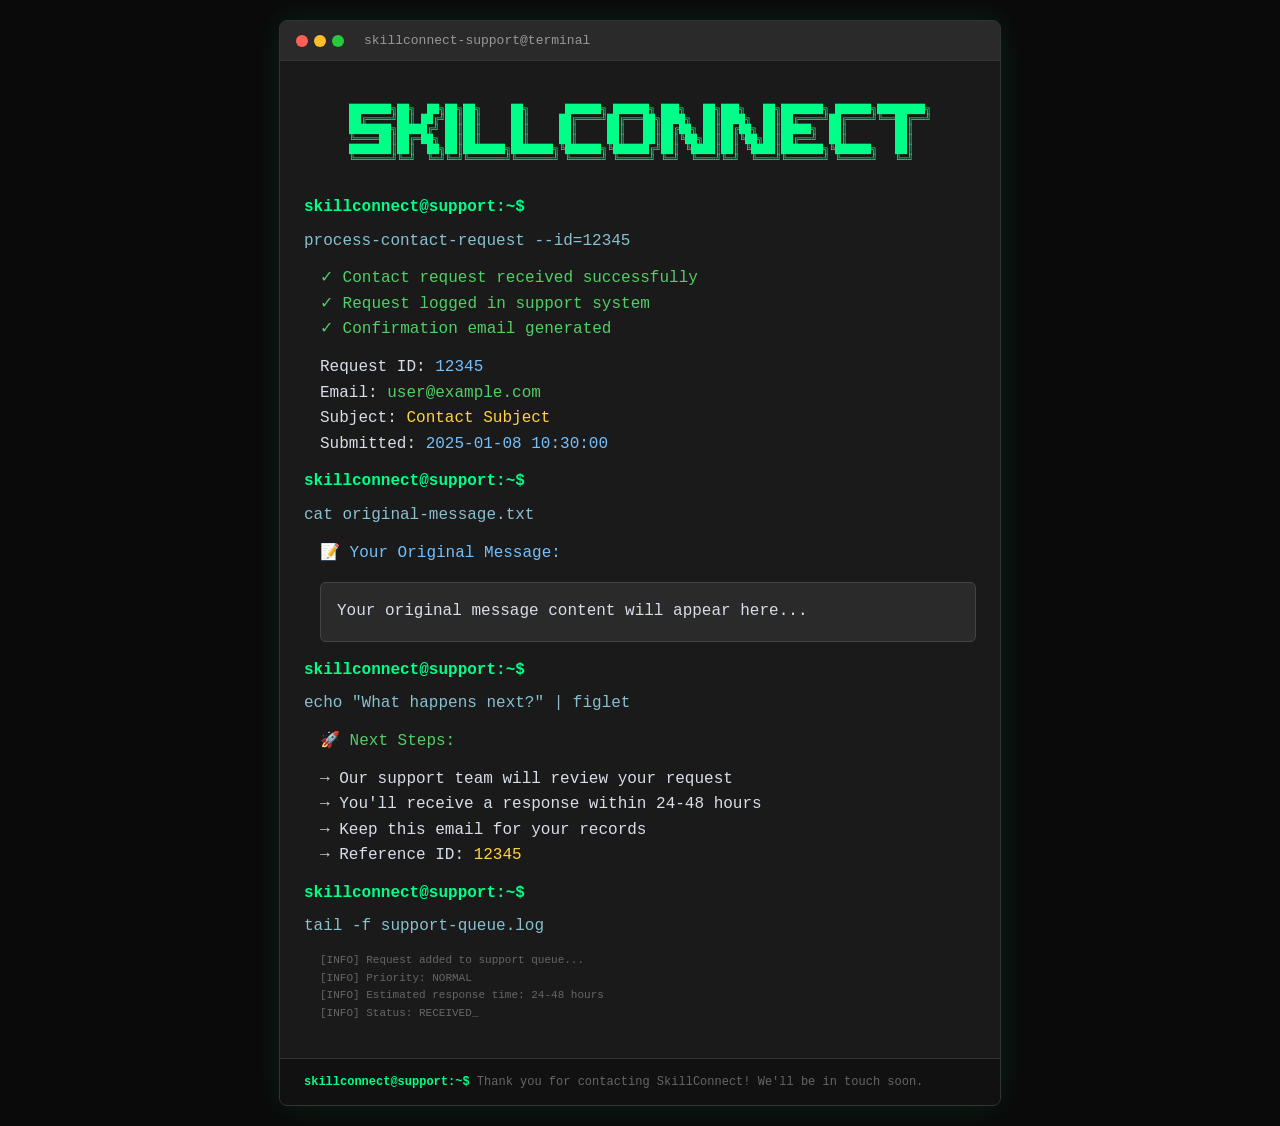
<file: backend/src/main/resources/templates/email/contact-confirmation-email.html>
<!DOCTYPE html>
<html lang="en">
<head>
    <meta charset="UTF-8" xmlns:th="http://www.thymeleaf.org">
    <meta content="width=device-width, initial-scale=1.0" name="viewport">
    <title>Contact Request Received - SkillConnect</title>
    <style>
        body {
            margin: 0;
            padding: 20px;
            font-family: 'SF Pro Display', -apple-system, BlinkMacSystemFont, sans-serif;
            background: #0a0a0a;
            color: #ffffff;
            min-height: 100vh;
        }

        .terminal {
            max-width: 720px;
            margin: 0 auto;
            background: #1a1a1a;
            border-radius: 8px;
            border: 1px solid #333;
            box-shadow: 0 0 30px rgba(0, 255, 136, 0.1);
            overflow: hidden;
            font-family: 'SF Mono', Monaco, 'Cascadia Code', monospace;
        }

        .terminal-header {
            background: #2a2a2a;
            padding: 12px 16px;
            border-bottom: 1px solid #333;
            display: flex;
            align-items: center;
            gap: 8px;
        }

        .terminal-dots {
            display: flex;
            gap: 6px;
        }

        .dot {
            width: 12px;
            height: 12px;
            border-radius: 50%;
        }

        .dot.red {
            background: #ff5f56;
        }

        .dot.yellow {
            background: #ffbd2e;
        }

        .dot.green {
            background: #27ca3f;
        }

        .terminal-title {
            margin-left: 12px;
            font-size: 13px;
            color: #999;
        }

        .terminal-body {
            padding: 24px;
            line-height: 1.6;
        }

        .prompt {
            color: #00ff88;
            font-weight: 600;
        }

        .command {
            color: #88c0d0;
            margin: 8px 0;
        }

        .output {
            color: #d8dee9;
            margin: 12px 0;
            padding-left: 16px;
        }

        .success {
            color: #51cf66;
            font-weight: 500;
        }

        .info {
            color: #74c0fc;
            font-weight: 500;
        }

        .warning {
            color: #ffd43b;
            font-weight: 500;
        }

        .message-box {
            background: #2a2a2a;
            border: 1px solid #444;
            border-radius: 6px;
            padding: 16px;
            margin: 16px 0;
            color: #d8dee9;
        }

        .contact-link {
            display: inline-block;
            background: linear-gradient(45deg, #00ff88, #00d4ff);
            color: #000;
            text-decoration: none;
            padding: 12px 24px;
            border-radius: 6px;
            font-weight: 700;
            margin: 16px 0;
            transition: all 0.3s ease;
            font-family: inherit;
        }

        .contact-link:hover {
            transform: scale(1.05);
            box-shadow: 0 0 20px rgba(0, 255, 136, 0.3);
        }

        .ascii-art {
            color: #00ff88;
            font-size: 10px;
            line-height: 1;
            margin: 20px 0;
            text-align: center;
            white-space: pre;
        }

        .blink {
            animation: blink 1s infinite;
        }

        @keyframes blink {
            0%, 50% {
                opacity: 1;
            }
            51%, 100% {
                opacity: 0;
            }
        }

        .footer-terminal {
            background: #111;
            padding: 16px 24px;
            border-top: 1px solid #333;
            font-size: 12px;
            color: #666;
        }

        @media (max-width: 640px) {
            body {
                padding: 10px;
            }

            .terminal-body {
                padding: 16px;
            }

            .ascii-art {
                font-size: 8px;
            }
        }
    </style>
</head>
<body>
<div class="terminal">
    <div class="terminal-header">
        <div class="terminal-dots">
            <div class="dot red"></div>
            <div class="dot yellow"></div>
            <div class="dot green"></div>
        </div>
        <div class="terminal-title">skillconnect-support@terminal</div>
    </div>

    <div class="terminal-body">
        <pre class="ascii-art">
███████╗██╗  ██╗██╗██╗     ██╗      ██████╗ ██████╗ ███╗   ██╗███╗   ██╗███████╗ ██████╗████████╗
██╔════╝██║ ██╔╝██║██║     ██║     ██╔════╝██╔═══██╗████╗  ██║████╗  ██║██╔════╝██╔════╝╚══██╔══╝
███████╗█████╔╝ ██║██║     ██║     ██║     ██║   ██║██╔██╗ ██║██╔██╗ ██║█████╗  ██║        ██║   
╚════██║██╔═██╗ ██║██║     ██║     ██║     ██║   ██║██║╚██╗██║██║╚██╗██║██╔══╝  ██║        ██║   
███████║██║  ██╗██║███████╗███████╗╚██████╗╚██████╔╝██║ ╚████║██║ ╚████║███████╗╚██████╗   ██║   
╚══════╝╚═╝  ╚═╝╚═╝╚══════╝╚══════╝ ╚═════╝ ╚═════╝ ╚═╝  ╚═══╝╚═╝  ╚═══╝╚══════╝ ╚═════╝   ╚═╝   
        </pre>

        <div class="prompt">skillconnect@support:~$</div>
        <div class="command">process-contact-request --id=<span th:text="${requestId}">12345</span></div>
        <div class="output">
            <div class="success">✓ Contact request received successfully</div>
            <div class="success">✓ Request logged in support system</div>
            <div class="success">✓ Confirmation email generated</div>
            <div style="margin: 12px 0;">
                Request ID: <span class="info" th:text="${requestId}">12345</span><br>
                Email: <span class="success" th:text="${userEmail}">user@example.com</span><br>
                Subject: <span class="warning" th:text="${subject}">Contact Subject</span><br>
                Submitted: <span class="info" th:text="${submissionDate}">2025-01-08 10:30:00</span>
            </div>
        </div>

        <div class="prompt">skillconnect@support:~$</div>
        <div class="command">cat original-message.txt</div>
        <div class="output">
            <div class="info">📝 Your Original Message:</div>
            <div class="message-box" th:text="${message}">
                Your original message content will appear here...
            </div>
        </div>

        <div class="prompt">skillconnect@support:~$</div>
        <div class="command">echo "What happens next?" | figlet</div>
        <div class="output">
            <div class="success">🚀 Next Steps:</div>
            <div style="margin: 12px 0; color: #d8dee9;">
                → Our support team will review your request<br>
                → You'll receive a response within 24-48 hours<br>
                → Keep this email for your records<br>
                → Reference ID: <span class="warning" th:text="${requestId}">12345</span>
            </div>
        </div>

        <div class="prompt">skillconnect@support:~$</div>
        <div class="command">tail -f support-queue.log</div>
        <div class="output">
            <div style="color: #666; font-size: 11px;">
                [INFO] Request added to support queue...<br>
                [INFO] Priority: NORMAL<br>
                [INFO] Estimated response time: 24-48 hours<br>
                [INFO] Status: RECEIVED<span class="blink">_</span>
            </div>
        </div>
    </div>

    <div class="footer-terminal">
        <div class="prompt" style="display: inline;">skillconnect@support:~$</div>
        <span style="color: #666;">Thank you for contacting SkillConnect! We'll be in touch soon.</span>
    </div>
</div>
</body>
</html>
</file>
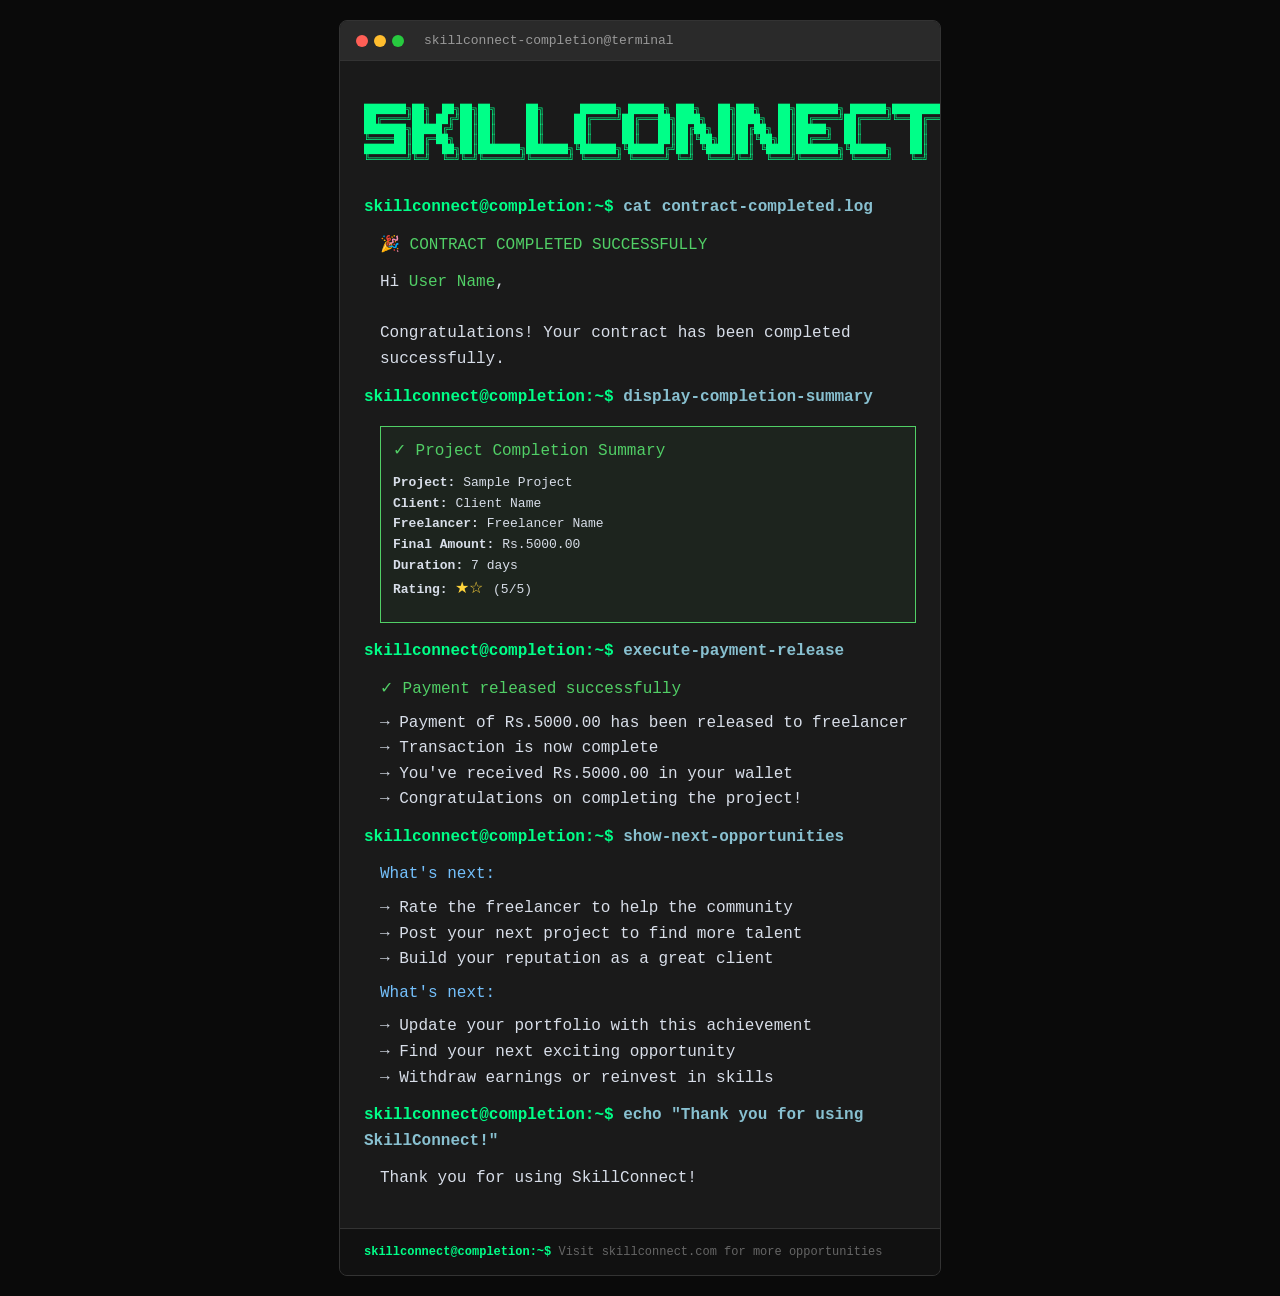
<file: backend/src/main/resources/templates/email/contract-completed-email.html>
<!DOCTYPE html>
<html lang="en">
<head>
    <meta charset="UTF-8" xmlns:th="http://www.thymeleaf.org">
    <meta content="width=device-width, initial-scale=1.0" name="viewport">
    <title>Contract Completed - SkillConnect</title>
    <style>
        body {
            margin: 0;
            padding: 20px;
            font-family: 'SF Pro Display', -apple-system, BlinkMacSystemFont, sans-serif;
            background: #0a0a0a;
            color: #ffffff;
            min-height: 100vh;
        }

        .terminal {
            max-width: 600px;
            margin: 0 auto;
            background: #1a1a1a;
            border-radius: 8px;
            border: 1px solid #333;
            overflow: hidden;
            font-family: 'SF Mono', Monaco, 'Cascadia Code', monospace;
        }

        .terminal-header {
            background: #2a2a2a;
            padding: 12px 16px;
            border-bottom: 1px solid #333;
            display: flex;
            align-items: center;
            gap: 8px;
        }

        .terminal-dots {
            display: flex;
            gap: 6px;
        }

        .dot {
            width: 12px;
            height: 12px;
            border-radius: 50%;
        }

        .dot.red {
            background: #ff5f56;
        }

        .dot.yellow {
            background: #ffbd2e;
        }

        .dot.green {
            background: #27ca3f;
        }

        .terminal-title {
            margin-left: 12px;
            font-size: 13px;
            color: #999;
        }

        .terminal-body {
            padding: 24px;
            line-height: 1.6;
        }

        .prompt {
            color: #00ff88;
            font-weight: 600;
        }

        .command {
            color: #88c0d0;
            margin: 8px 0;
        }

        .output {
            color: #d8dee9;
            margin: 12px 0;
            padding-left: 16px;
        }

        .success {
            color: #51cf66;
            font-weight: 500;
        }

        .warning {
            color: #ffd43b;
            font-weight: 500;
        }

        .info {
            color: #74c0fc;
            font-weight: 500;
        }

        .completion-box {
            border: 1px solid #51cf66;
            padding: 12px;
            margin: 16px 0;
            background: rgba(81, 207, 102, 0.05);
        }

        .rating-stars {
            color: #ffd43b;
            font-size: 16px;
            margin: 8px 0;
        }

        .ascii-art {
            color: #00ff88;
            font-size: 10px;
            line-height: 1;
            margin: 20px 0;
            text-align: center;
            white-space: pre;
        }

        .footer-terminal {
            background: #111;
            padding: 16px 24px;
            border-top: 1px solid #333;
            font-size: 12px;
            color: #666;
        }

        @media (max-width: 640px) {
            body {
                padding: 10px;
            }

            .terminal-body {
                padding: 16px;
            }

            .ascii-art {
                font-size: 8px;
            }
        }
    </style>
</head>
<body>
<div class="terminal">
    <div class="terminal-header">
        <div class="terminal-dots">
            <div class="dot red"></div>
            <div class="dot yellow"></div>
            <div class="dot green"></div>
        </div>
        <div class="terminal-title">skillconnect-completion@terminal</div>
    </div>

    <div class="terminal-body">
        <pre class="ascii-art">
███████╗██╗  ██╗██╗██╗     ██╗      ██████╗ ██████╗ ███╗   ██╗███╗   ██╗███████╗ ██████╗████████╗
██╔════╝██║ ██╔╝██║██║     ██║     ██╔════╝██╔═══██╗████╗  ██║████╗  ██║██╔════╝██╔════╝╚══██╔══╝
███████╗█████╔╝ ██║██║     ██║     ██║     ██║   ██║██╔██╗ ██║██╔██╗ ██║█████╗  ██║        ██║   
╚════██║██╔═██╗ ██║██║     ██║     ██║     ██║   ██║██║╚██╗██║██║╚██╗██║██╔══╝  ██║        ██║   
███████║██║  ██╗██║███████╗███████╗╚██████╗╚██████╔╝██║ ╚████║██║ ╚████║███████╗╚██████╗   ██║   
╚══════╝╚═╝  ╚═╝╚═╝╚══════╝╚══════╝ ╚═════╝ ╚═════╝ ╚═╝  ╚═══╝╚═╝  ╚═══╝╚══════╝ ╚═════╝   ╚═╝   
        </pre>

        <div class="prompt">skillconnect@completion:~$ <span class="command">cat contract-completed.log</span></div>
        <div class="output">
            <div class="success">🎉 CONTRACT COMPLETED SUCCESSFULLY</div>
            <div style="margin: 12px 0;">
                Hi <span class="success" th:text="${userName}">User Name</span>,<br><br>
                Congratulations! Your contract has been completed successfully.
            </div>
        </div>

        <div class="prompt">skillconnect@completion:~$ <span class="command">display-completion-summary</span></div>
        <div class="output">
            <div class="completion-box">
                <div class="success">✓ Project Completion Summary</div>
                <div style="margin: 8px 0; font-size: 13px;">
                    <strong>Project:</strong> <span th:text="${projectName}">Sample Project</span><br>
                    <strong>Client:</strong> <span th:text="${clientName}">Client Name</span><br>
                    <strong>Freelancer:</strong> <span th:text="${freelancerName}">Freelancer Name</span><br>
                    <strong>Final Amount:</strong> Rs.<span
                        th:text="${#numbers.formatDecimal(bidAmount, 0, 2)}">5000.00</span><br>
                    <strong>Duration:</strong> <span th:text="${contractDuration}">7 days</span><br>
                    <div th:if="${freelancerRating != null}">
                        <strong>Rating:</strong>
                        <span class="rating-stars">
                            <span th:each="star : ${#numbers.sequence(1, freelancerRating)}">★</span><span
                                th:each="star : ${#numbers.sequence(freelancerRating + 1, 5)}">☆</span>
                        </span>
                        (<span th:text="${freelancerRating}">5</span>/5)
                    </div>
                </div>
            </div>
        </div>

        <div class="prompt">skillconnect@completion:~$ <span class="command">execute-payment-release</span></div>
        <div class="output">
            <div class="success">✓ Payment released successfully</div>
            <div style="margin: 8px 0; color: #d8dee9;">
                <div th:if="${userRole == 'CLIENT'}">
                    → Payment of Rs.<span th:text="${#numbers.formatDecimal(bidAmount, 0, 2)}">5000.00</span> has been
                    released to freelancer<br>
                    → Transaction is now complete
                </div>
                <div th:if="${userRole == 'FREELANCER'}">
                    → You've received Rs.<span th:text="${#numbers.formatDecimal(bidAmount, 0, 2)}">5000.00</span> in
                    your wallet<br>
                    → Congratulations on completing the project!
                </div>
            </div>
        </div>

        <div class="prompt">skillconnect@completion:~$ <span class="command">show-next-opportunities</span></div>
        <div class="output">
            <div th:if="${userRole == 'CLIENT'}">
                <div class="info">What's next:</div>
                <div style="margin: 8px 0; color: #d8dee9;">
                    → Rate the freelancer to help the community<br>
                    → Post your next project to find more talent<br>
                    → Build your reputation as a great client
                </div>
            </div>
            <div th:if="${userRole == 'FREELANCER'}">
                <div class="info">What's next:</div>
                <div style="margin: 8px 0; color: #d8dee9;">
                    → Update your portfolio with this achievement<br>
                    → Find your next exciting opportunity<br>
                    → Withdraw earnings or reinvest in skills
                </div>
            </div>
        </div>

        <div class="prompt">skillconnect@completion:~$ <span
                class="command">echo "Thank you for using SkillConnect!"</span></div>
        <div class="output">
            <div style="color: #d8dee9;">
                Thank you for using SkillConnect!
            </div>
        </div>
    </div>

    <div class="footer-terminal">
        <div class="prompt" style="display: inline;">skillconnect@completion:~$</div>
        <span style="color: #666;">Visit <span
                th:text="${frontendUrl}">skillconnect.com</span> for more opportunities</span>
    </div>
</div>
</body>
</html>
</file>
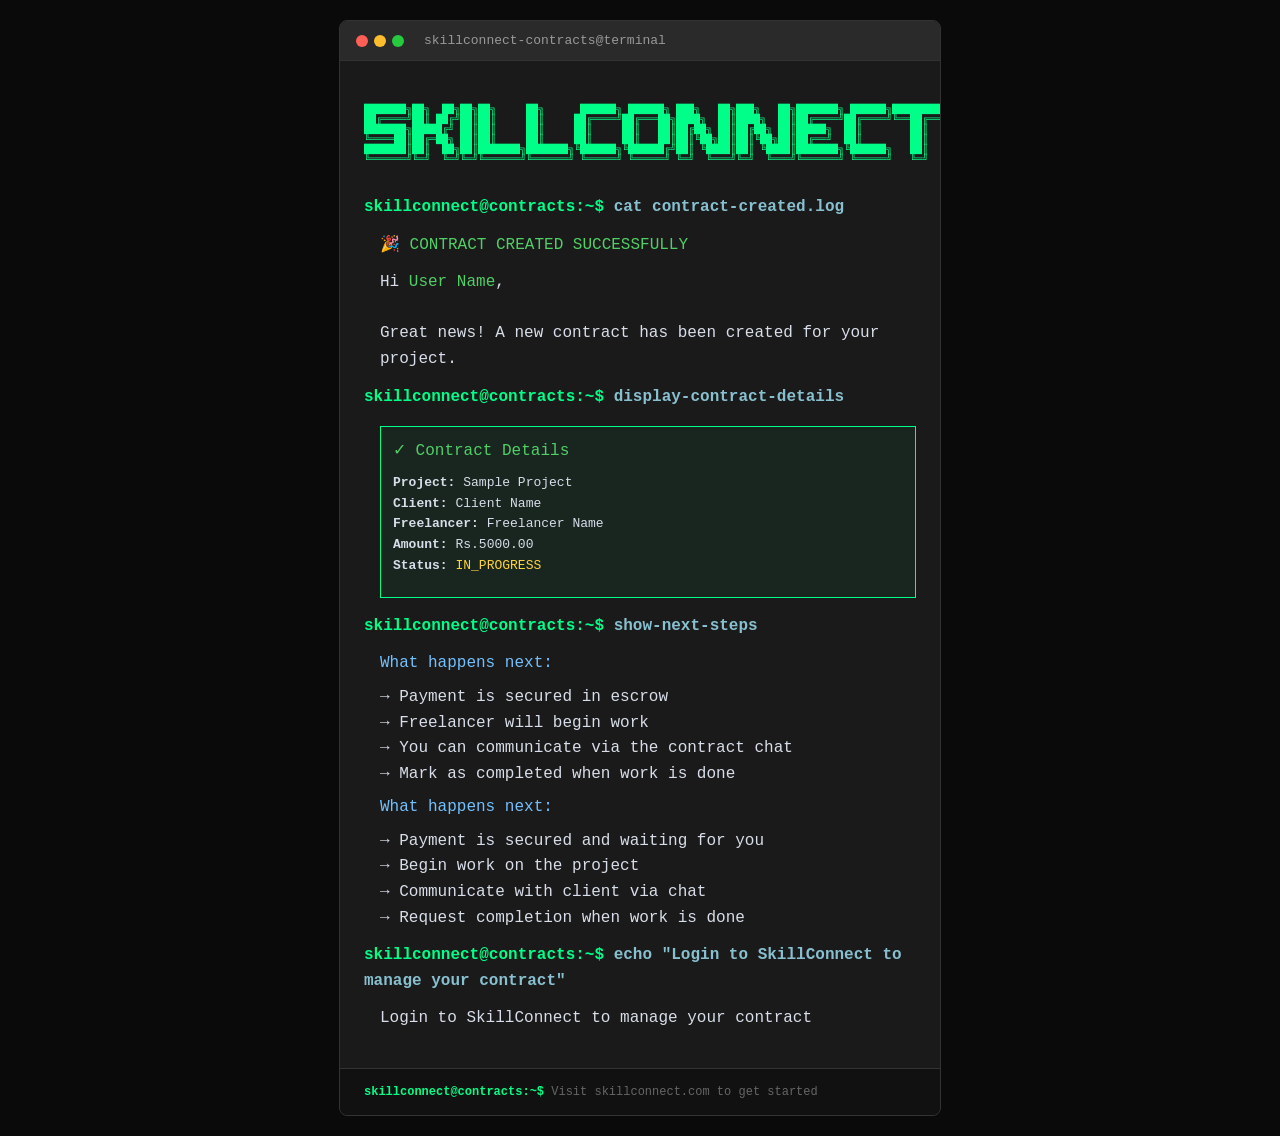
<file: backend/src/main/resources/templates/email/contract-created-email.html>
<!DOCTYPE html>
<html lang="en">
<head>
    <meta charset="UTF-8" xmlns:th="http://www.thymeleaf.org">
    <meta content="width=device-width, initial-scale=1.0" name="viewport">
    <title>Contract Created - SkillConnect</title>
    <style>
        body {
            margin: 0;
            padding: 20px;
            font-family: 'SF Pro Display', -apple-system, BlinkMacSystemFont, sans-serif;
            background: #0a0a0a;
            color: #ffffff;
            min-height: 100vh;
        }

        .terminal {
            max-width: 600px;
            margin: 0 auto;
            background: #1a1a1a;
            border-radius: 8px;
            border: 1px solid #333;
            overflow: hidden;
            font-family: 'SF Mono', Monaco, 'Cascadia Code', monospace;
        }

        .terminal-header {
            background: #2a2a2a;
            padding: 12px 16px;
            border-bottom: 1px solid #333;
            display: flex;
            align-items: center;
            gap: 8px;
        }

        .terminal-dots {
            display: flex;
            gap: 6px;
        }

        .dot {
            width: 12px;
            height: 12px;
            border-radius: 50%;
        }

        .dot.red {
            background: #ff5f56;
        }

        .dot.yellow {
            background: #ffbd2e;
        }

        .dot.green {
            background: #27ca3f;
        }

        .terminal-title {
            margin-left: 12px;
            font-size: 13px;
            color: #999;
        }

        .terminal-body {
            padding: 24px;
            line-height: 1.6;
        }

        .prompt {
            color: #00ff88;
            font-weight: 600;
        }

        .command {
            color: #88c0d0;
            margin: 8px 0;
        }

        .output {
            color: #d8dee9;
            margin: 12px 0;
            padding-left: 16px;
        }

        .success {
            color: #51cf66;
            font-weight: 500;
        }

        .warning {
            color: #ffd43b;
            font-weight: 500;
        }

        .info {
            color: #74c0fc;
            font-weight: 500;
        }

        .contract-box {
            border: 1px solid #00ff88;
            padding: 12px;
            margin: 16px 0;
            background: rgba(0, 255, 136, 0.05);
        }

        .ascii-art {
            color: #00ff88;
            font-size: 10px;
            line-height: 1;
            margin: 20px 0;
            text-align: center;
            white-space: pre;
        }

        .footer-terminal {
            background: #111;
            padding: 16px 24px;
            border-top: 1px solid #333;
            font-size: 12px;
            color: #666;
        }

        @media (max-width: 640px) {
            body {
                padding: 10px;
            }

            .terminal-body {
                padding: 16px;
            }

            .ascii-art {
                font-size: 8px;
            }
        }
    </style>
</head>
<body>
<div class="terminal">
    <div class="terminal-header">
        <div class="terminal-dots">
            <div class="dot red"></div>
            <div class="dot yellow"></div>
            <div class="dot green"></div>
        </div>
        <div class="terminal-title">skillconnect-contracts@terminal</div>
    </div>

    <div class="terminal-body">
        <pre class="ascii-art">
███████╗██╗  ██╗██╗██╗     ██╗      ██████╗ ██████╗ ███╗   ██╗███╗   ██╗███████╗ ██████╗████████╗
██╔════╝██║ ██╔╝██║██║     ██║     ██╔════╝██╔═══██╗████╗  ██║████╗  ██║██╔════╝██╔════╝╚══██╔══╝
███████╗█████╔╝ ██║██║     ██║     ██║     ██║   ██║██╔██╗ ██║██╔██╗ ██║█████╗  ██║        ██║   
╚════██║██╔═██╗ ██║██║     ██║     ██║     ██║   ██║██║╚██╗██║██║╚██╗██║██╔══╝  ██║        ██║   
███████║██║  ██╗██║███████╗███████╗╚██████╗╚██████╔╝██║ ╚████║██║ ╚████║███████╗╚██████╗   ██║   
╚══════╝╚═╝  ╚═╝╚═╝╚══════╝╚══════╝ ╚═════╝ ╚═════╝ ╚═╝  ╚═══╝╚═╝  ╚═══╝╚══════╝ ╚═════╝   ╚═╝   
        </pre>

        <div class="prompt">skillconnect@contracts:~$ <span class="command">cat contract-created.log</span></div>
        <div class="output">
            <div class="success">🎉 CONTRACT CREATED SUCCESSFULLY</div>
            <div style="margin: 12px 0;">
                Hi <span class="success" th:text="${userName}">User Name</span>,<br><br>
                Great news! A new contract has been created for your project.
            </div>
        </div>

        <div class="prompt">skillconnect@contracts:~$ <span class="command">display-contract-details</span></div>
        <div class="output">
            <div class="contract-box">
                <div class="success">✓ Contract Details</div>
                <div style="margin: 8px 0; font-size: 13px;">
                    <strong>Project:</strong> <span th:text="${projectName}">Sample Project</span><br>
                    <strong>Client:</strong> <span th:text="${clientName}">Client Name</span><br>
                    <strong>Freelancer:</strong> <span th:text="${freelancerName}">Freelancer Name</span><br>
                    <strong>Amount:</strong> Rs.<span
                        th:text="${#numbers.formatDecimal(bidAmount, 0, 2)}">5000.00</span><br>
                    <strong>Status:</strong> <span class="warning">IN_PROGRESS</span>
                </div>
            </div>
        </div>

        <div class="prompt">skillconnect@contracts:~$ <span class="command">show-next-steps</span></div>
        <div class="output">
            <div th:if="${userRole == 'CLIENT'}">
                <div class="info">What happens next:</div>
                <div style="margin: 8px 0; color: #d8dee9;">
                    → Payment is secured in escrow<br>
                    → Freelancer will begin work<br>
                    → You can communicate via the contract chat<br>
                    → Mark as completed when work is done
                </div>
            </div>
            <div th:if="${userRole == 'FREELANCER'}">
                <div class="info">What happens next:</div>
                <div style="margin: 8px 0; color: #d8dee9;">
                    → Payment is secured and waiting for you<br>
                    → Begin work on the project<br>
                    → Communicate with client via chat<br>
                    → Request completion when work is done
                </div>
            </div>
        </div>

        <div class="prompt">skillconnect@contracts:~$ <span class="command">echo "Login to SkillConnect to manage your contract"</span>
        </div>
        <div class="output">
            <div style="color: #d8dee9;">
                Login to SkillConnect to manage your contract
            </div>
        </div>
    </div>

    <div class="footer-terminal">
        <div class="prompt" style="display: inline;">skillconnect@contracts:~$</div>
        <span style="color: #666;">Visit <span th:text="${frontendUrl}">skillconnect.com</span> to get started</span>
    </div>
</div>
</body>
</html>
</file>
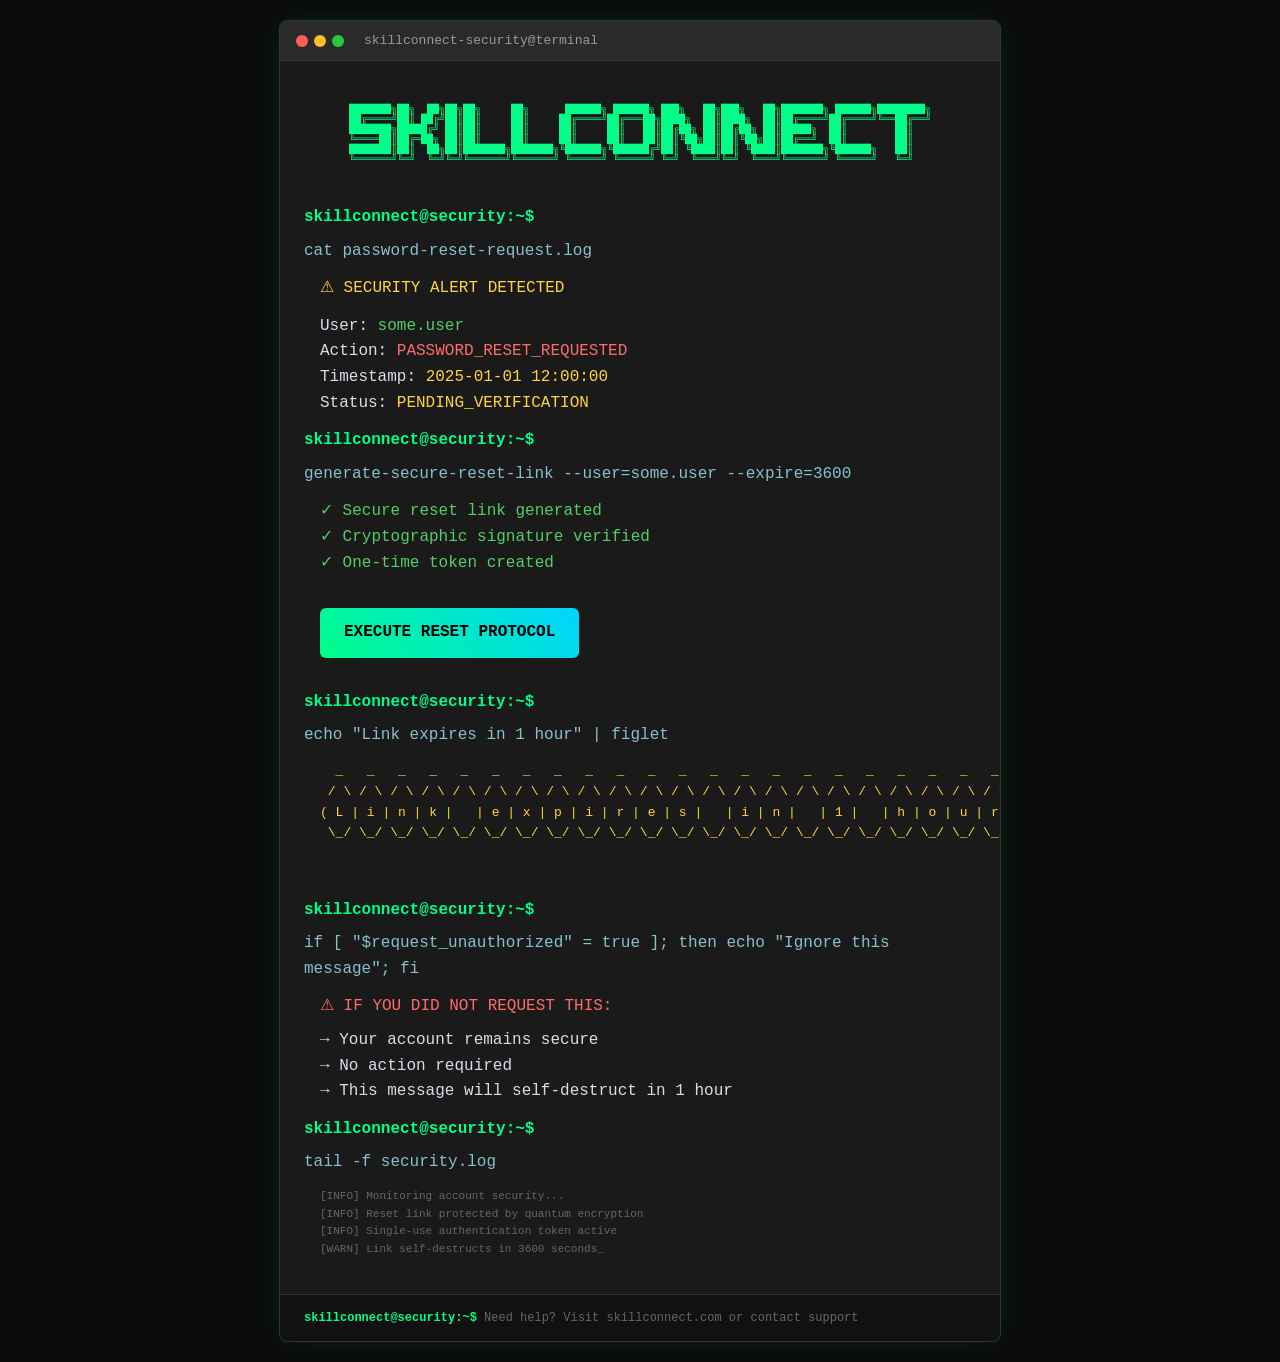
<file: backend/src/main/resources/templates/email/password-reset-email.html>
<!DOCTYPE html>
<html lang="en">
<head>
    <meta charset="UTF-8" xmlns:th="http://www.thymeleaf.org">
    <meta content="width=device-width, initial-scale=1.0" name="viewport">
    <title>Password Reset - SkillConnect</title>
    <style>
        body {
            margin: 0;
            padding: 20px;
            font-family: 'SF Pro Display', -apple-system, BlinkMacSystemFont, sans-serif;
            background: #0a0a0a;
            color: #ffffff;
            min-height: 100vh;
        }

        .terminal {
            max-width: 720px;
            margin: 0 auto;
            background: #1a1a1a;
            border-radius: 8px;
            border: 1px solid #333;
            box-shadow: 0 0 30px rgba(0, 255, 136, 0.1);
            overflow: hidden;
            font-family: 'SF Mono', Monaco, 'Cascadia Code', monospace;
        }

        .terminal-header {
            background: #2a2a2a;
            padding: 12px 16px;
            border-bottom: 1px solid #333;
            display: flex;
            align-items: center;
            gap: 8px;
        }

        .terminal-dots {
            display: flex;
            gap: 6px;
        }

        .dot {
            width: 12px;
            height: 12px;
            border-radius: 50%;
        }

        .dot.red {
            background: #ff5f56;
        }

        .dot.yellow {
            background: #ffbd2e;
        }

        .dot.green {
            background: #27ca3f;
        }

        .terminal-title {
            margin-left: 12px;
            font-size: 13px;
            color: #999;
        }

        .terminal-body {
            padding: 24px;
            line-height: 1.6;
        }

        .prompt {
            color: #00ff88;
            font-weight: 600;
        }

        .command {
            color: #88c0d0;
            margin: 8px 0;
        }

        .output {
            color: #d8dee9;
            margin: 12px 0;
            padding-left: 16px;
        }

        .error {
            color: #ff6b6b;
            font-weight: 500;
        }

        .success {
            color: #51cf66;
            font-weight: 500;
        }

        .warning {
            color: #ffd43b;
            font-weight: 500;
        }

        .reset-link {
            display: inline-block;
            background: linear-gradient(45deg, #00ff88, #00d4ff);
            color: #000;
            text-decoration: none;
            padding: 12px 24px;
            border-radius: 6px;
            font-weight: 700;
            margin: 16px 0;
            transition: all 0.3s ease;
            font-family: inherit;
        }

        .reset-link:hover {
            transform: scale(1.05);
            box-shadow: 0 0 20px rgba(0, 255, 136, 0.3);
        }

        .ascii-art {
            color: #00ff88;
            font-size: 10px;
            line-height: 1;
            margin: 20px 0;
            text-align: center;
            white-space: pre;
        }

        .blink {
            animation: blink 1s infinite;
        }

        @keyframes blink {
            0%, 50% {
                opacity: 1;
            }
            51%, 100% {
                opacity: 0;
            }
        }

        .footer-terminal {
            background: #111;
            padding: 16px 24px;
            border-top: 1px solid #333;
            font-size: 12px;
            color: #666;
        }

        @media (max-width: 640px) {
            body {
                padding: 10px;
            }

            .terminal-body {
                padding: 16px;
            }

            .ascii-art {
                font-size: 8px;
            }
        }
    </style>
</head>
<body>
<div class="terminal">
    <div class="terminal-header">
        <div class="terminal-dots">
            <div class="dot red"></div>
            <div class="dot yellow"></div>
            <div class="dot green"></div>
        </div>
        <div class="terminal-title">skillconnect-security@terminal</div>
    </div>

    <div class="terminal-body">
    <pre class="ascii-art">
███████╗██╗  ██╗██╗██╗     ██╗      ██████╗ ██████╗ ███╗   ██╗███╗   ██╗███████╗ ██████╗████████╗
██╔════╝██║ ██╔╝██║██║     ██║     ██╔════╝██╔═══██╗████╗  ██║████╗  ██║██╔════╝██╔════╝╚══██╔══╝
███████╗█████╔╝ ██║██║     ██║     ██║     ██║   ██║██╔██╗ ██║██╔██╗ ██║█████╗  ██║        ██║   
╚════██║██╔═██╗ ██║██║     ██║     ██║     ██║   ██║██║╚██╗██║██║╚██╗██║██╔══╝  ██║        ██║   
███████║██║  ██╗██║███████╗███████╗╚██████╗╚██████╔╝██║ ╚████║██║ ╚████║███████╗╚██████╗   ██║   
╚══════╝╚═╝  ╚═╝╚═╝╚══════╝╚══════╝ ╚═════╝ ╚═════╝ ╚═╝  ╚═══╝╚═╝  ╚═══╝╚══════╝ ╚═════╝   ╚═╝   

        </pre>

        <div class="prompt">skillconnect@security:~$</div>
        <div class="command">cat password-reset-request.log</div>
        <div class="output">
            <div class="warning">⚠ SECURITY ALERT DETECTED</div>
            <div style="margin: 12px 0;">
                User: <span class="success" th:text="${userName}">some.user</span><br>
                Action: <span class="error">PASSWORD_RESET_REQUESTED</span><br>
                Timestamp: <span class="warning"
                                 th:text="${#temporals.format(currentDate, 'yyyy-MM-dd HH:mm:ss')}">2025-01-01 12:00:00</span><br>
                Status: <span class="warning">PENDING_VERIFICATION</span>
            </div>
        </div>

        <div class="prompt">skillconnect@security:~$</div>
        <div class="command">generate-secure-reset-link --user=<span th:text="${userName}">some.user</span>
            --expire=3600
        </div>
        <div class="output">
            <div class="success">✓ Secure reset link generated</div>
            <div class="success">✓ Cryptographic signature verified</div>
            <div class="success">✓ One-time token created</div>
            <div style="margin: 16px 0;">
                <a class="reset-link" th:href="${resetUrl}">EXECUTE RESET PROTOCOL</a>
            </div>
        </div>

        <div class="prompt">skillconnect@security:~$</div>
        <div class="command">echo "Link expires in 1 hour" | figlet</div>
        <pre class="output warning">
  _   _   _   _   _   _   _   _   _   _   _   _   _   _   _   _   _   _   _   _   _   _
 / \ / \ / \ / \ / \ / \ / \ / \ / \ / \ / \ / \ / \ / \ / \ / \ / \ / \ / \ / \ / \ / \
( L | i | n | k |   | e | x | p | i | r | e | s |   | i | n |   | 1 |   | h | o | u | r )
 \_/ \_/ \_/ \_/ \_/ \_/ \_/ \_/ \_/ \_/ \_/ \_/ \_/ \_/ \_/ \_/ \_/ \_/ \_/ \_/ \_/ \_/

        </pre>

        <div class="prompt">skillconnect@security:~$</div>
        <div class="command">if [ "$request_unauthorized" = true ]; then echo "Ignore this message"; fi</div>
        <div class="output">
            <div class="error">⚠ IF YOU DID NOT REQUEST THIS:</div>
            <div style="margin: 8px 0; color: #d8dee9;">
                → Your account remains secure<br>
                → No action required<br>
                → This message will self-destruct in 1 hour
            </div>
        </div>

        <div class="prompt">skillconnect@security:~$</div>
        <div class="command">tail -f security.log</div>
        <div class="output">
            <div style="color: #666; font-size: 11px;">
                [INFO] Monitoring account security...<br>
                [INFO] Reset link protected by quantum encryption<br>
                [INFO] Single-use authentication token active<br>
                [WARN] Link self-destructs in 3600 seconds<span class="blink">_</span>
            </div>
        </div>
    </div>

    <div class="footer-terminal">
        <div class="prompt" style="display: inline;">skillconnect@security:~$</div>
        <span style="color: #666;">Need help? Visit <span th:text="${frontendUrl}">skillconnect.com</span> or contact support</span>
    </div>
</div>
</body>
</html>
</file>
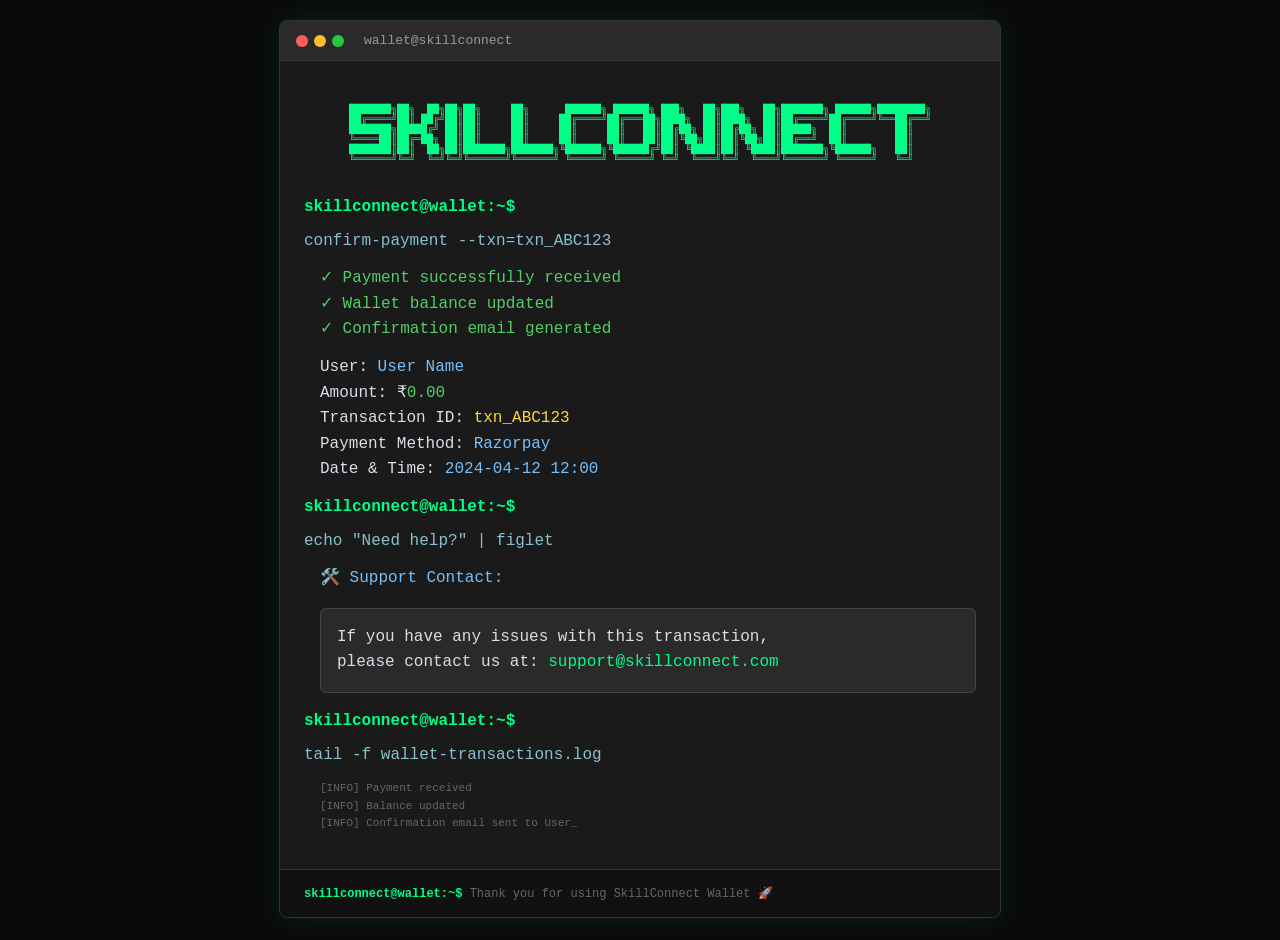
<file: backend/src/main/resources/templates/email/payment-confirmation-email.html>
<!DOCTYPE html>
<html lang="en">
<head>
    <meta charset="UTF-8" xmlns:th="http://www.thymeleaf.org">
    <meta content="width=device-width, initial-scale=1.0" name="viewport">
    <title>Payment Confirmation - SkillConnect</title>
    <style>
        body {
            margin: 0;
            padding: 20px;
            font-family: 'SF Pro Display', -apple-system, BlinkMacSystemFont, sans-serif;
            background: #0a0a0a;
            color: #ffffff;
            min-height: 100vh;
        }

        .terminal {
            max-width: 720px;
            margin: 0 auto;
            background: #1a1a1a;
            border-radius: 8px;
            border: 1px solid #333;
            box-shadow: 0 0 30px rgba(0, 255, 136, 0.1);
            overflow: hidden;
            font-family: 'SF Mono', Monaco, 'Cascadia Code', monospace;
        }

        .terminal-header {
            background: #2a2a2a;
            padding: 12px 16px;
            border-bottom: 1px solid #333;
            display: flex;
            align-items: center;
            gap: 8px;
        }

        .terminal-dots {
            display: flex;
            gap: 6px;
        }

        .dot {
            width: 12px;
            height: 12px;
            border-radius: 50%;
        }

        .dot.red {
            background: #ff5f56;
        }

        .dot.yellow {
            background: #ffbd2e;
        }

        .dot.green {
            background: #27ca3f;
        }

        .terminal-title {
            margin-left: 12px;
            font-size: 13px;
            color: #999;
        }

        .terminal-body {
            padding: 24px;
            line-height: 1.6;
        }

        .ascii-art {
            color: #00ff88;
            font-size: 10px;
            line-height: 1;
            margin: 20px 0;
            text-align: center;
            white-space: pre;
        }

        .prompt {
            color: #00ff88;
            font-weight: 600;
        }

        .command {
            color: #88c0d0;
            margin: 8px 0;
        }

        .output {
            color: #d8dee9;
            margin: 12px 0;
            padding-left: 16px;
        }

        .success {
            color: #51cf66;
            font-weight: 500;
        }

        .info {
            color: #74c0fc;
            font-weight: 500;
        }

        .warning {
            color: #ffd43b;
            font-weight: 500;
        }

        .message-box {
            background: #2a2a2a;
            border: 1px solid #444;
            border-radius: 6px;
            padding: 16px;
            margin: 16px 0;
            color: #d8dee9;
        }

        .blink {
            animation: blink 1s infinite;
        }

        @keyframes blink {
            0%, 50% {
                opacity: 1;
            }
            51%, 100% {
                opacity: 0;
            }
        }

        .footer-terminal {
            background: #111;
            padding: 16px 24px;
            border-top: 1px solid #333;
            font-size: 12px;
            color: #666;
        }

        @media (max-width: 640px) {
            body {
                padding: 10px;
            }

            .terminal-body {
                padding: 16px;
            }

            .ascii-art {
                font-size: 8px;
            }
        }
    </style>
</head>
<body>
<div class="terminal">
    <div class="terminal-header">
        <div class="terminal-dots">
            <div class="dot red"></div>
            <div class="dot yellow"></div>
            <div class="dot green"></div>
        </div>
        <div class="terminal-title">wallet@skillconnect</div>
    </div>

    <div class="terminal-body">

        <pre class="ascii-art">
███████╗██╗  ██╗██╗██╗     ██╗      ██████╗ ██████╗ ███╗   ██╗███╗   ██╗███████╗ ██████╗████████╗
██╔════╝██║ ██╔╝██║██║     ██║     ██╔════╝██╔═══██╗████╗  ██║████╗  ██║██╔════╝██╔════╝╚══██╔══╝
███████╗█████╔╝ ██║██║     ██║     ██║     ██║   ██║██╔██╗ ██║██╔██╗ ██║█████╗  ██║        ██║   
╚════██║██╔═██╗ ██║██║     ██║     ██║     ██║   ██║██║╚██╗██║██║╚██╗██║██╔══╝  ██║        ██║   
███████║██║  ██╗██║███████╗███████╗╚██████╗╚██████╔╝██║ ╚████║██║ ╚████║███████╗╚██████╗   ██║   
╚══════╝╚═╝  ╚═╝╚═╝╚══════╝╚══════╝ ╚═════╝ ╚═════╝ ╚═╝  ╚═══╝╚═╝  ╚═══╝╚══════╝ ╚═════╝   ╚═╝   
        </pre>

        <div class="prompt">skillconnect@wallet:~$</div>
        <div class="command">confirm-payment --txn=<span th:text="${transactionId}">txn_ABC123</span></div>
        <div class="output">
            <div class="success">✓ Payment successfully received</div>
            <div class="success">✓ Wallet balance updated</div>
            <div class="success">✓ Confirmation email generated</div>

            <div style="margin: 12px 0;">
                User: <span class="info" th:text="${userName}">User Name</span><br>
                Amount: ₹<span class="success" th:text="${amount}">0.00</span><br>
                Transaction ID: <span class="warning" th:text="${transactionId}">txn_ABC123</span><br>
                Payment Method: <span class="info" th:text="${paymentMethod}">Razorpay</span><br>
                Date & Time: <span class="info" th:text="${dateTime}">2024-04-12 12:00</span>
            </div>
        </div>

        <div class="prompt">skillconnect@wallet:~$</div>
        <div class="command">echo "Need help?" | figlet</div>
        <div class="output">
            <div class="info">🛠️ Support Contact:</div>
            <div class="message-box">
                If you have any issues with this transaction,<br>
                please contact us at:
                <a style="color: #00ff88;" th:href="'mailto:' + ${supportEmail}" th:text="${supportEmail}">support@skillconnect.com</a>
            </div>
        </div>

        <div class="prompt">skillconnect@wallet:~$</div>
        <div class="command">tail -f wallet-transactions.log</div>
        <div class="output">
            <div style="color: #666; font-size: 11px;">
                [INFO] Payment received<br>
                [INFO] Balance updated<br>
                [INFO] Confirmation email sent to <span th:text="${userName}">User</span><span class="blink">_</span>
            </div>
        </div>
    </div>

    <div class="footer-terminal">
        <div class="prompt" style="display: inline;">skillconnect@wallet:~$</div>
        <span style="color: #666;">Thank you for using SkillConnect Wallet 🚀</span>
    </div>
</div>
</body>
</html>
</file>
